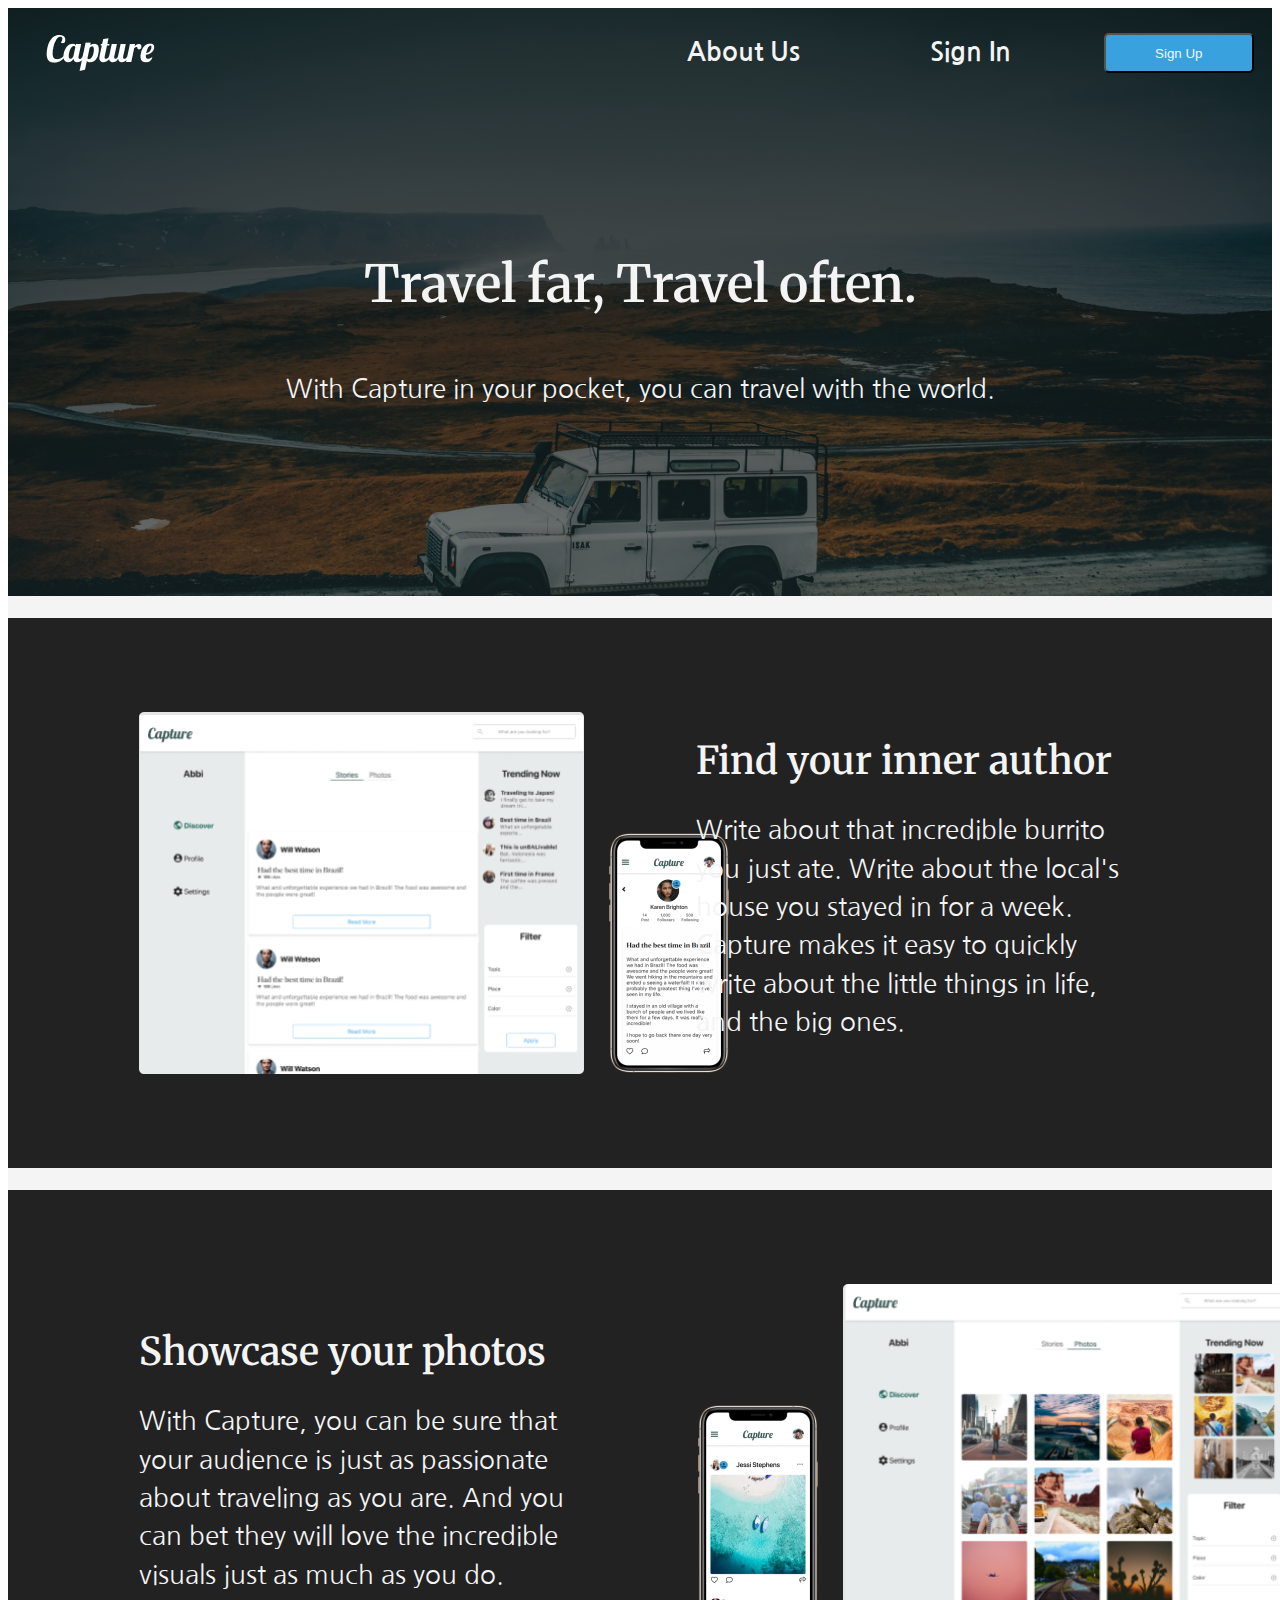
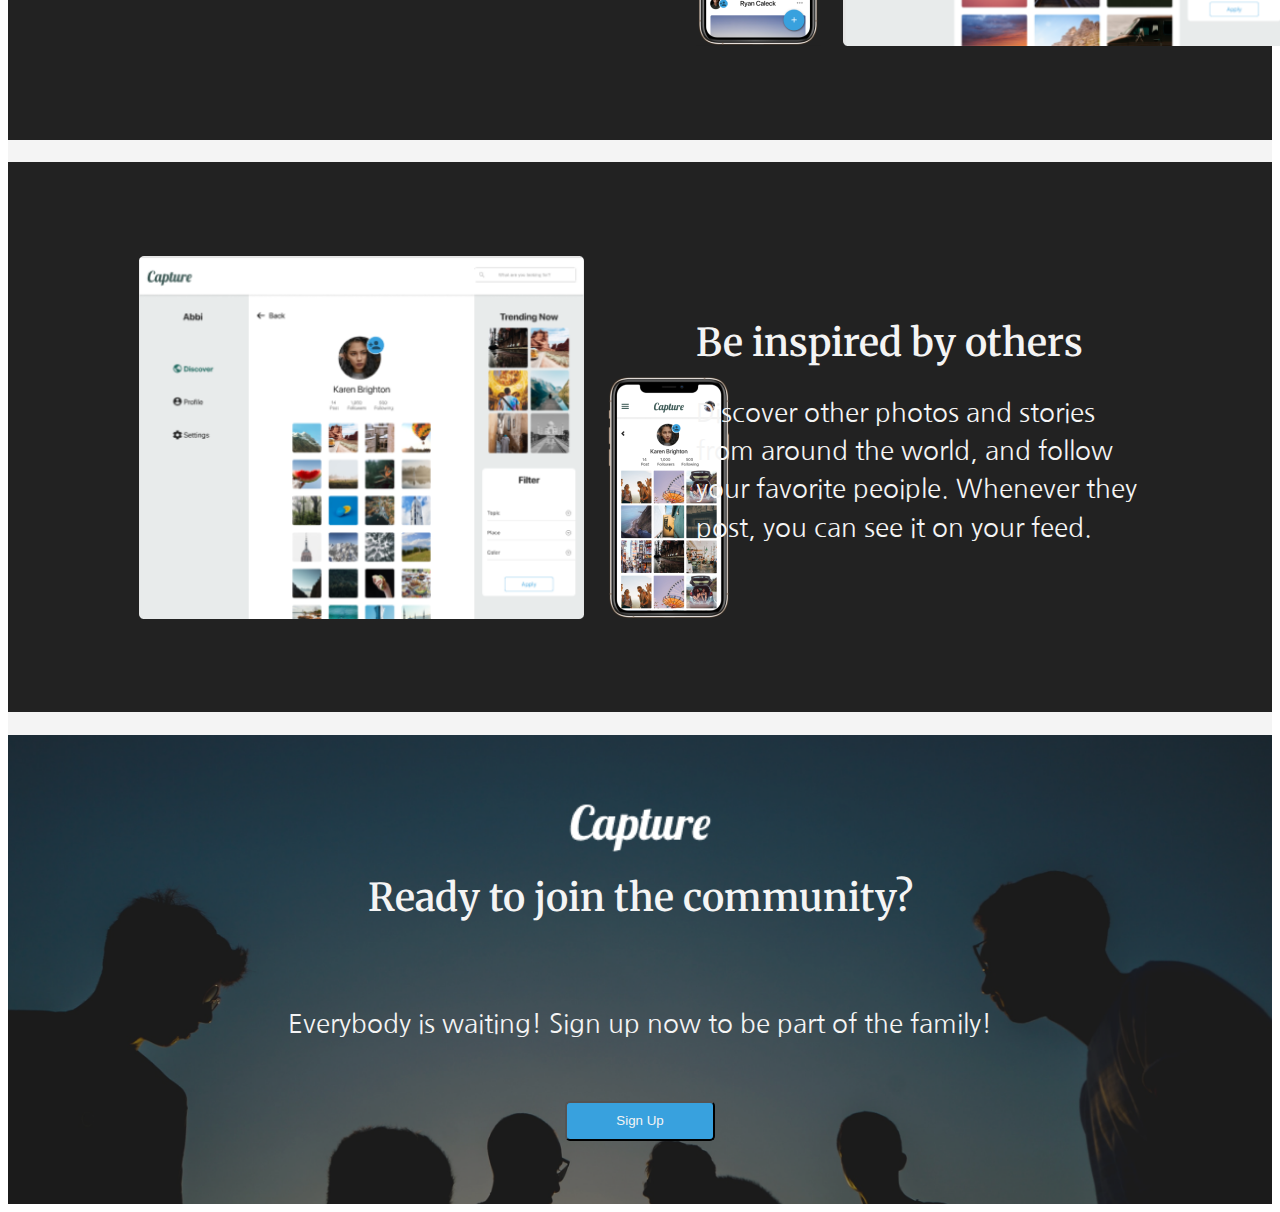
<file: index.html>
<!doctype html>

<html lang="en">
<head>
  <meta charset="utf-8">

  <title>FT Expact Journal 1 Marketing Page</title>

<link href="https://fonts.googleapis.com/css?family=Merriweather|Nanum+Gothic|Open+Sans&display=swap" rel="stylesheet">
  <link href="css/index.css" rel="stylesheet">
  <meta name="viewport" content="width=device-width, initial-scale=1.0">
  <!--[if lt IE 9]>
    <script src="https://cdnjs.cloudflare.com/ajax/libs/html5shiv/3.7.3/html5shiv.js"></script>
  <![endif]-->
</head>
<body>
    <div class="bigContainer">
        <header class="homeHeader">
        <div class="navDiv">
            <a href="index.html">
                <img src="images/Capture.png" alt="logo in a scripty text that says Capture">
            </a>
            <div class="navDivTwo">
                <nav>
                    <a href="aboutus.html">About Us</a>
                    <a href="https://determined-tereshkova-6e16b8.netlify.com/login">Sign In</a>
                </nav>
                <a href="https://determined-tereshkova-6e16b8.netlify.com/ "><button class="theButton">Sign Up</button></a>
            </div><!--closes navDiv2-->
        </div><!--Closes navDiv-->
        <div class="headerContent">
            <h1>Travel far, Travel often.</h1>
            <p>With Capture in your pocket, you can travel with the world.</p>
        </div>
        </header><!--Closes Header-->
        <div class="separatingDivs">
            <!--this is an empty div-->
        </div>
        <section class="sectionOne contentRight sections">
            <div class="imagesDiv">
                <img src="images/sectionOneFirstImg.png" alt="screenshot of Capture app's Stories section for Desktop">
                <img class="secondImg" src="images/sectionOneSecondImg.png" alt="screenshot of Capture app's Stories section for mobile">
            </div>
            <div class="contentDiv">
                <h2>Find your inner author</h2>
                <p>Write about that incredible burrito you just ate. Write about the local's house you stayed in for a week. Capture makes it easy to quickly write about the little things in life, and the big ones.</p>
            </div>
        </section><!--Closes sectionOne-->
        <div class="separatingDivs">
            <!--this is an empty div-->
        </div>
        <section class="sectionTwo contentLeft sections">
            <div class="contentDiv">
                <h2>Showcase your photos</h2>
                <p>With Capture, you can be sure that your audience is just as passionate about traveling as you are. And you can bet they will love the incredible visuals just as much as you do.</p>
            </div>
            
            <div class="imagesDiv" id="imagesRight">
                <img id="phoneimg" src="images/sectionTwo phone image.png" alt="screenshot of Capture App photos for mobile">
                <img id="computerimg" class="secondImg" src="images/sectionTwoSecondImg.png" alt="screenshot of Capture App Photo section for desktop">
            </div>
        </section><!--Closes sectionTwo-->
        <div class="separatingDivs">
            <!--this is an empty div-->
        </div>
        <section class="sectionThree contentRight sections">
            <div class="imagesDiv">
                <img src="images/sectionThreeFirstImg.png" alt="screenshot of Capture App Discover section for Desktop">
                <img class="secondImg" src="images/sectionThreeSecondImg.png" alt="screenshot of Capture App Discover section for mobile">
            </div>
            <div class="contentDiv">
                <h2>Be inspired by others</h2>
                <p>Discover other photos and stories from around the world, and follow your favorite peoiple. Whenever they post, you can see it on your feed.</p>
            </div>
        </section><!--closes sectionThree-->
        <div class="separatingDivs">
            <!--this is an empty div-->
        </div>

        <footer>
            <div class="footerStylingDiv">
                <img src="images/Capture.png" alt="logo in a scripty text that says Capture">
                <h2>Ready to join the community?</h2>
                <p>Everybody is waiting! Sign up now to be part of the family!</p>
                <a href="https://determined-tereshkova-6e16b8.netlify.com/ "><button class="theButton">Sign Up</button></a>
            </div><!--closes footerStylingDiv-->
        </footer>
    </div> <!--this closes the body container-->
</body>
</file>
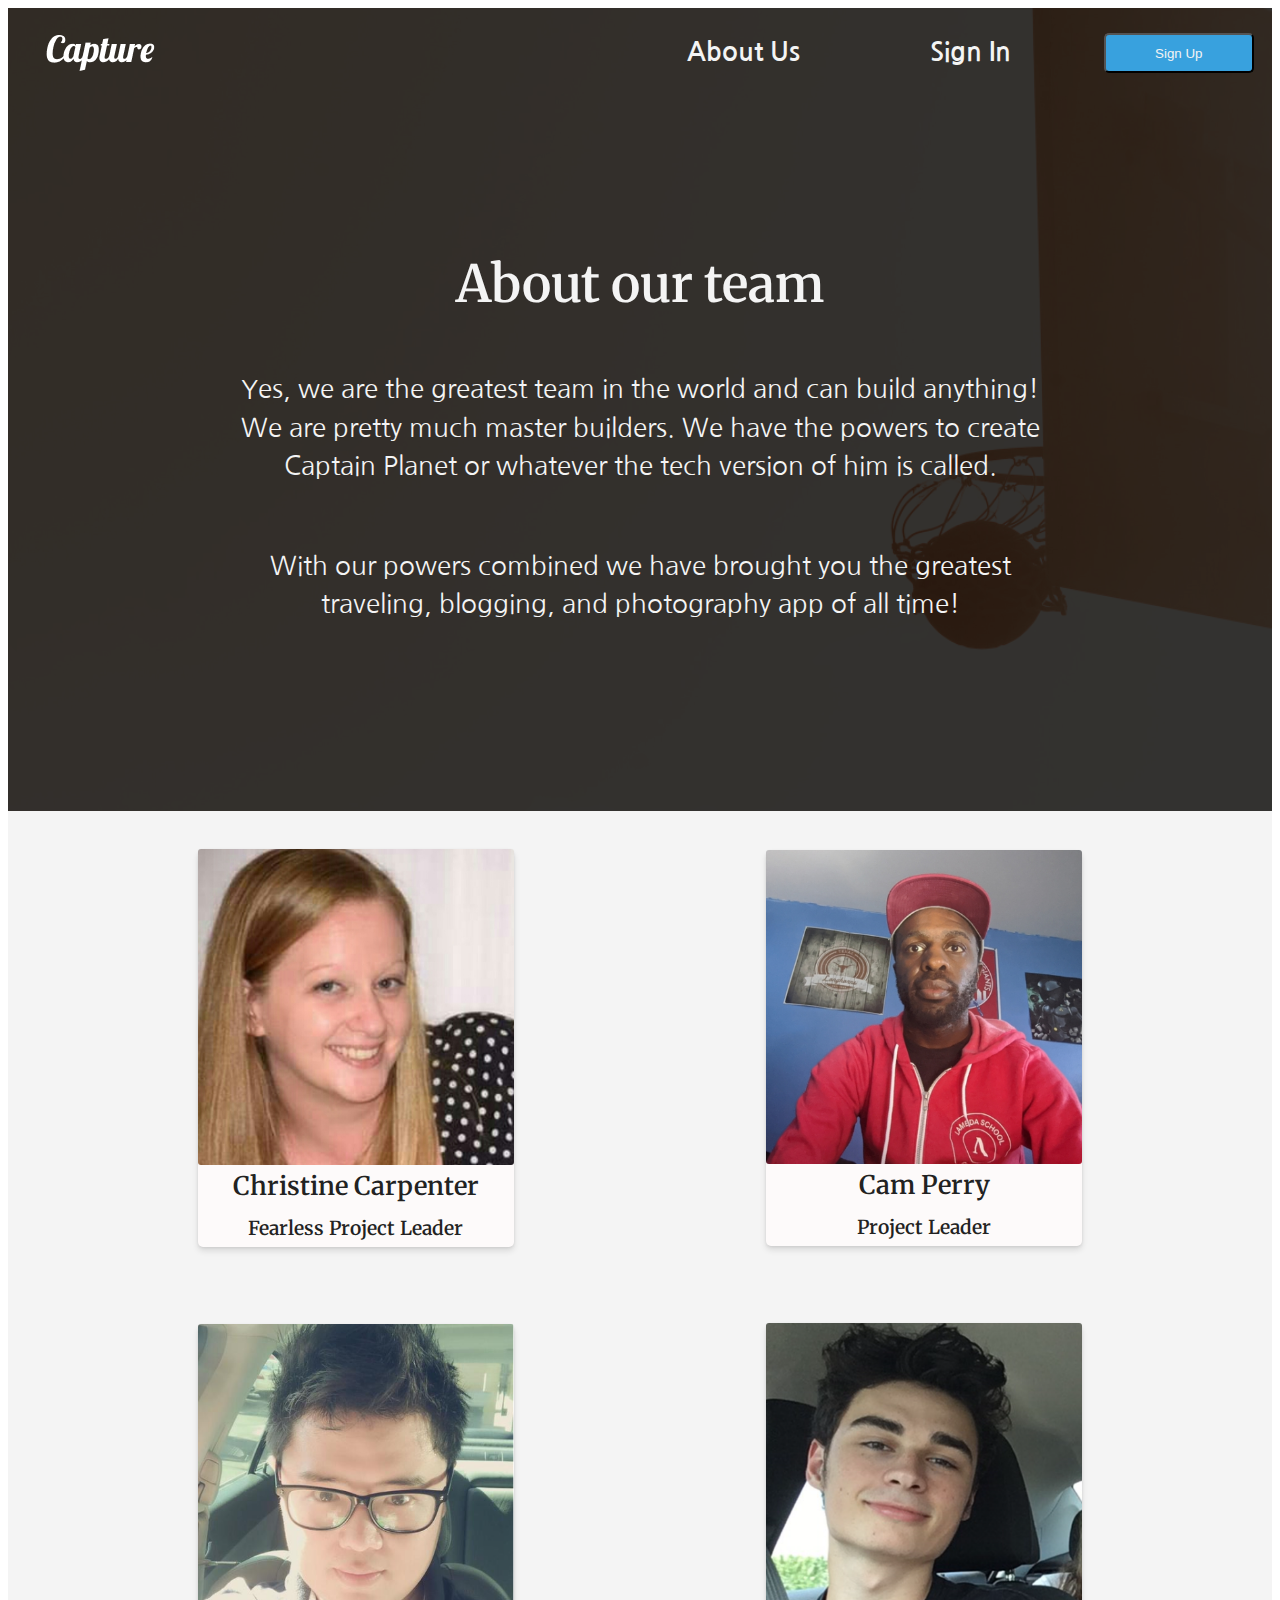
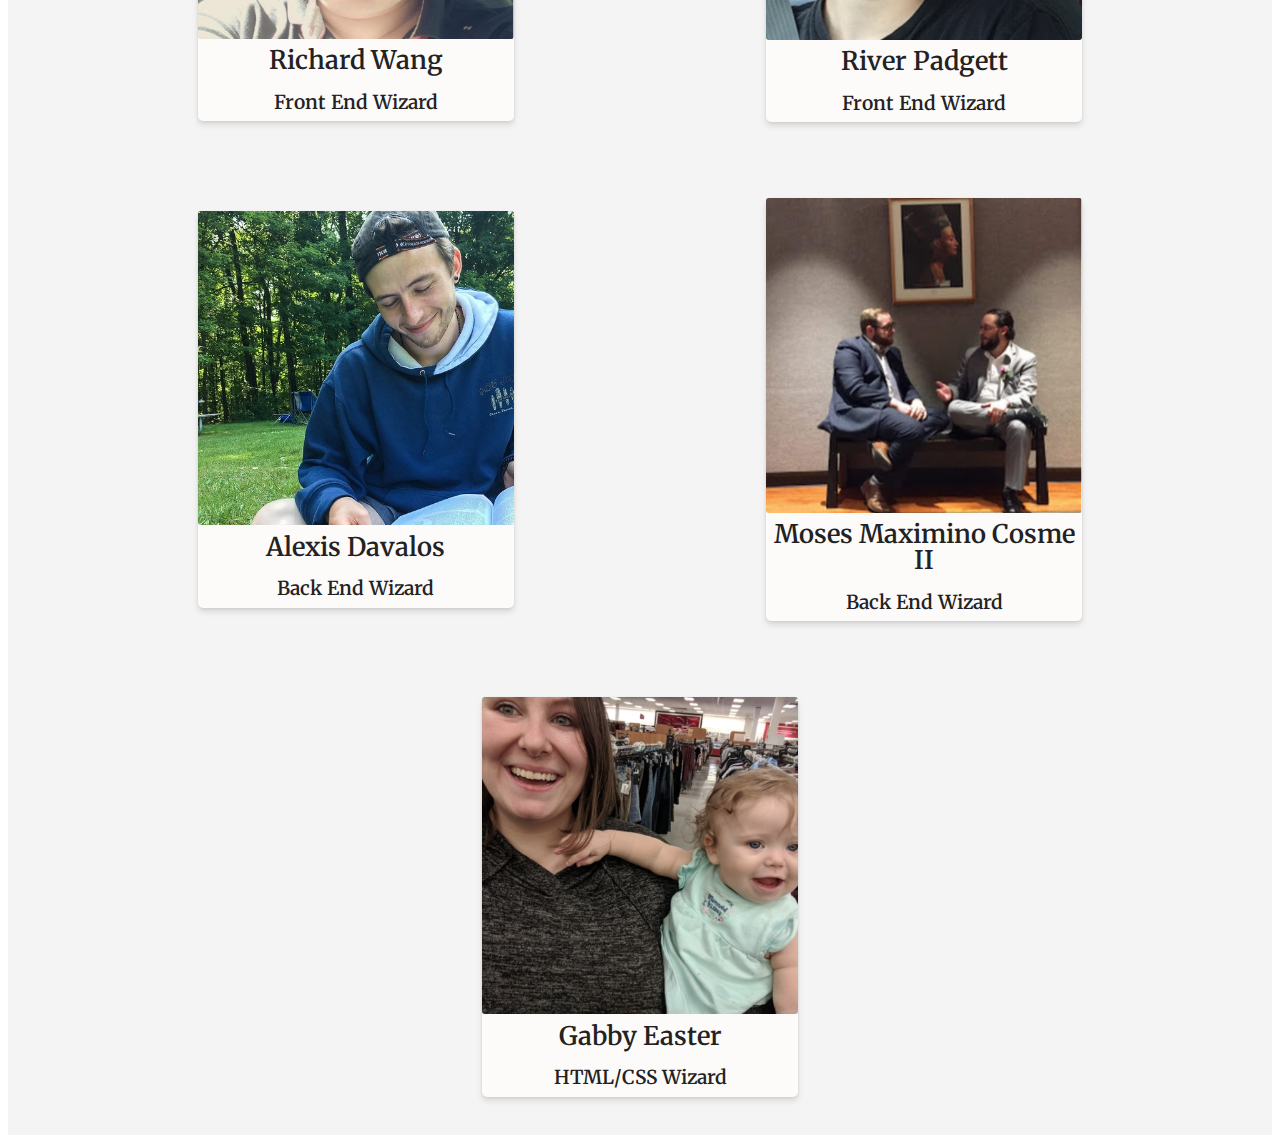
<file: aboutus.html>
<!doctype html>

<html lang="en">
<head>
  <meta charset="utf-8">

  <title>FT Expact Journal 1 Marketing Page</title>

<link href="https://fonts.googleapis.com/css?family=Merriweather|Nanum+Gothic|Open+Sans&display=swap" rel="stylesheet">
  <link href="css/index.css" rel="stylesheet">
  <meta name="viewport" content="width=device-width, initial-scale=1.0">
  <!--[if lt IE 9]>
    <script src="https://cdnjs.cloudflare.com/ajax/libs/html5shiv/3.7.3/html5shiv.js"></script>
  <![endif]-->
</head>
<body>
    <div class="bigContainer">
        <header class="homeHeader aboutUs">
        <div class="navDiv">
            <a href="index.html">
                <img src="images/Capture.png" alt="logo in a scripty text that says Capture">
            </a>
            <div class="navDivTwo">
                <nav>
                    <a href="aboutus.html">About Us</a>
                    <a href="https://determined-tereshkova-6e16b8.netlify.com/login">Sign In</a>
                </nav>
                <a href="https://determined-tereshkova-6e16b8.netlify.com/ "><button class="theButton">Sign Up</button></a>
            </div><!--closes navDiv2-->
        </div><!--Closes navDiv-->
        <div class="headerContent">
            <h1>About our team</h1>
            <p>Yes, we are the greatest team in the world and can build anything! We are pretty much master builders. We have the powers to create Captain Planet or whatever the tech version of him is called.</p>
            <p>With our powers combined we have brought you the greatest traveling, blogging, and photography app of all time!</p>
        </div>
        </header><!--Closes Header-->
        <section class="infoBoxes">
            <div class="teamBox">
                <img src="images/Christine Carpenter.PNG" alt="a picture of Christine Carpenter, Project Manager">
                <h4>Christine Carpenter</h4>
                <h5>Fearless Project Leader</h5>
            </div>
            <div class="teamBox">
                <img src="images/Cam Perry.PNG" alt="a picture of Cam Perry, Project Manager">
                <h4>Cam Perry</h4>
                <h5>Project Leader</h5>
            </div>
            <div class="teamBox">
                <img src="images/Richard Wang.PNG" alt="a picture of Richard Wang, Front End Wizard">
                <h4>Richard Wang</h4>
                <h5>Front End Wizard</h5>
            </div>
            <div class="teamBox">
                <img src="images/River Padgett.PNG" alt="a picture of River Padgett, Front End Wizard">
                <h4>River Padgett</h4>
                <h5>Front End Wizard</h5>
            </div>
            <div class="teamBox">
                <img src="images/Alexis Davalos.PNG" alt="a picture of Alexis Davalos, Back End Wizard">
                <h4>Alexis Davalos</h4>
                <h5>Back End Wizard</h5>
            </div>
            <div class="teamBox">
                <img src="images/Moses Maximino Cosme II.PNG" alt="a picture of Moses Maximino Cosme II, Back End Wizard">
                <h4>Moses Maximino Cosme II</h4>
                <h5>Back End Wizard</h5>
            </div>
            <div class="teamBox">
                <img src="images/gabby easter.PNG" alt="a picture of Gabby Easter, HTML/CSS Witch">
                <h4>Gabby Easter</h4>
                <h5>HTML/CSS Wizard</h5>
            </div>
        </section>
    </div> <!--this closes the body container-->
</body>
</file>
<file: css/index.css>
/* http://meyerweb.com/eric/tools/css/reset/ 
   v2.0 | 20110126
   License: none (public domain)
*/
html,
body,
div,
span,
applet,
object,
iframe,
h1,
h2,
h3,
h4,
h5,
h6,
p,
blockquote,
pre,
a,
abbr,
acronym,
address,
big,
cite,
code,
del,
dfn,
em,
img,
ins,
kbd,
q,
s,
samp,
small,
strike,
strong,
sub,
sup,
tt,
var,
b,
u,
i,
center,
dl,
dt,
dd,
ol,
ul,
li,
fieldset,
form,
label,
legend,
table,
caption,
tbody,
tfoot,
thead,
tr,
th,
td,
article,
aside,
canvas,
details,
embed,
figure,
figcaption,
footer,
header,
hgroup,
menu,
nav,
output,
ruby,
section,
summary,
time,
mark,
audio,
video {
  font-size: 100%;
  font: inherit;
  vertical-align: middle;
}
/* HTML5 display-role reset for older browsers */
article,
aside,
details,
figcaption,
figure,
footer,
header,
hgroup,
menu,
section {
  display: block;
}
body {
  line-height: 1;
}
ol,
ul {
  list-style: none;
}
blockquote,
q {
  quotes: none;
}
blockquote:before,
blockquote:after,
q:before,
q:after {
  content: '';
  content: none;
}
table {
  border-collapse: collapse;
  border-spacing: 0;
}
* {
  box-sizing: border-box;
  max-width: 100%;
}
html {
  font-size: 62.5%;
  font-weight: 600;
}
html,
body {
  font-family: 'Nanum Gothic', sans-serif;
}
h1,
h2,
h3,
h4,
h5 {
  font-family: 'Merriweather', serif;
  color: #F4F4F4;
}
h1 {
  font-size: 4vw;
}
h2 {
  font-size: 3vw;
}
@media (max-width: 500px) {
  h2 {
    font-size: 5vw;
    text-align: center;
  }
}
h4 {
  font-size: 2vw;
}
h5 {
  font-size: 1.5vw;
}
a {
  font-family: 'Nanum Gothic', sans-serif;
  color: #F4F4F4;
  font-size: 2vw;
}
p {
  font-family: 'Nanum Gothic', sans-serif;
  color: #F4F4F4;
  line-height: 1.5;
  font-size: 2vw;
  font-weight: 100;
  padding-bottom: 10px;
}
@media (max-width: 500px) {
  p {
    padding-bottom: 0;
    font-size: 3vw;
  }
}
img {
  max-width: 100%;
  height: auto;
}
.bigContainer {
  width: 100%;
  margin: 0 auto;
}
header {
  background: rgba(0, 0, 0, 0.5);
  background-image: url(../images/headerBGImg.png);
  background-blend-mode: multiply;
  background-repeat: no-repeat;
  background-size: 100%;
  height: 835px;
  padding: 2% 0 0;
  margin: 0;
}
@media (max-width: 500px), (max-width: 800px), (max-width: 1000px), (max-width: 1440px), (max-width: 1680px) {
  header {
    height: auto;
  }
}
header .navDiv {
  display: flex;
  flex-direction: row;
  justify-content: space-between;
  align-items: center;
}
@media (max-width: 500px), (max-width: 800px) {
  header .navDiv {
    display: flex;
    flex-direction: column;
    justify-content: center;
    align-items: center;
  }
}
@media (max-width: 800px) {
  header .navDiv {
    padding: 0;
    margin: 3% 0;
  }
}
@media (max-width: 500px) {
  header .navDiv {
    padding: 0;
    margin: 0;
  }
}
header .navDiv a {
  padding: 0;
  margin: 0 3%;
}
@media (max-width: 500px) {
  header .navDiv a {
    padding: 0;
    margin: 3% 0 2% 0;
  }
}
header .navDiv .navDivTwo {
  display: flex;
  flex-direction: row;
  justify-content: flex-end;
  align-items: center;
  width: 60%;
}
@media (max-width: 800px) {
  header .navDiv .navDivTwo {
    display: flex;
    flex-direction: column;
    justify-content: center;
    align-items: center;
  }
}
@media (max-width: 1000px) {
  header .navDiv .navDivTwo {
    width: 90%;
  }
}
header .navDiv .navDivTwo button {
  padding: 0;
  margin: 0 3%;
}
@media (max-width: 800px), (max-width: 500px) {
  header .navDiv .navDivTwo button {
    display: none;
  }
}
header .navDiv .navDivTwo nav {
  width: 60%;
  display: flex;
  flex-direction: row;
  justify-content: space-around;
  align-items: center;
}
@media (max-width: 500px), (max-width: 800px) {
  header .navDiv .navDivTwo nav {
    display: flex;
    flex-direction: row;
    justify-content: space-between;
    align-items: center;
  }
}
header .navDiv .navDivTwo nav a {
  white-space: nowrap;
  padding: 0 10%;
  margin: 0;
  text-decoration: none;
}
@media (max-width: 1000px) {
  header .navDiv .navDivTwo nav a {
    font-size: 2vw;
  }
}
@media (max-width: 800px) {
  header .navDiv .navDivTwo nav a {
    font-size: 2vw;
    text-align: center;
    padding: 0;
    margin: 3% 0;
  }
}
header .headerContent {
  display: flex;
  flex-direction: column;
  justify-content: center;
  align-items: center;
  padding: 3% 0 0 0;
  margin: 0;
}
@media (max-width: 1440px), (max-width: 1680px) {
  header .headerContent {
    padding: 12% 0;
    margin: 0;
  }
}
@media (max-width: 500px), (max-width: 800px) {
  header .headerContent {
    padding: 0 0 7% 0;
    margin: 0;
  }
}
@media (max-width: 500px) {
  header .headerContent p {
    display: none;
  }
}
header.aboutUs {
  background: linear-gradient(0deg, rgba(0, 0, 0, 0.8), rgba(0, 0, 0, 0.8));
  background-image: url(../images/aboutUsHeaderImg.png);
  background-repeat: no-repeat;
  background-size: cover;
}
@media (max-width: 800px) {
  header.aboutUs .navDivTwo {
    display: none;
  }
}
header.aboutUs p {
  max-width: 65%;
  font-size: 2vw;
  text-align: center;
}
@media (max-width: 800px), (max-width: 1000px) {
  header.aboutUs p {
    max-width: 75%;
  }
}
@media (max-width: 500px), (max-width: 800px), (max-width: 1000px) {
  header.aboutUs {
    background: linear-gradient(0deg, rgba(0, 0, 0, 0.8), rgba(0, 0, 0, 0.8));
    background-image: url(../images/longAboutUsImg.png);
    background-repeat: no-repeat;
    background-size: 100%;
  }
}
footer {
  background: linear-gradient(0deg, rgba(34, 34, 34, 0.5), rgba(34, 34, 34, 0.5));
  background-image: url(../images/footerImg.png);
  background-repeat: no-repeat;
  background-size: 100%;
  padding: 1% 0 0;
  margin: 0;
}
@media (max-width: 500px) {
  footer {
    background-size: auto;
  }
}
footer img {
  transform: scale(1.3);
}
@media (max-width: 500px) {
  footer img {
    transform: none;
  }
}
footer p {
  padding: 5%;
  margin: 0;
  text-align: center;
}
footer .footerStylingDiv {
  display: flex;
  flex-direction: column;
  justify-content: center;
  align-items: center;
  padding: 5%;
  margin: 0;
}
.theButton {
  border-radius: 5px;
  background: #38A1DE;
  color: #F4F4F4;
  height: 44px;
  width: 448px;
}
.theButton:hover {
  background: #F4F4F4;
  color: #38A1DE;
}
@media (max-width: 1440px), (max-width: 1000px), (max-width: 800px) {
  .theButton {
    height: 40px;
    width: 150px;
  }
}
.separatingDivs {
  height: 2.5vh;
  background-color: #F4F4F4;
}
.sections {
  height: 55vh;
  padding: 3% 6%;
  margin: 0;
  background-color: #222222;
  display: flex;
  flex-direction: row;
  justify-content: space-between;
  align-items: center;
}
@media (max-width: 500px), (max-width: 800px), (max-width: 1000px), (max-width: 1440px), (max-width: 1680px) {
  .sections {
    height: auto;
  }
}
@media (max-width: 1000px) {
  .sections {
    display: flex;
    flex-direction: row;
    justify-content: space-around;
    align-items: center;
  }
}
@media (max-width: 500px), (max-width: 800px) {
  .sections {
    display: flex;
    flex-direction: column;
    justify-content: center;
    align-items: center;
  }
}
.sections .imagesDiv {
  display: flex;
  flex-direction: row;
  justify-content: space-between;
  align-items: baseline;
  padding: 0 2%;
  margin: 2%;
  max-width: 55%;
}
.sections .imagesDiv .secondImg {
  padding: 0;
  margin: 0 5%;
}
@media (max-width: 500px), (max-width: 1000px) {
  .sections .imagesDiv .secondImg {
    padding: 0;
    margin: 0;
  }
}
@media (max-width: 800px) {
  .sections .imagesDiv .secondImg {
    padding: 0;
    margin: 0 0 0 5%;
  }
}
@media (max-width: 1000px), (max-width: 1440px), (max-width: 1680px) {
  .sections .imagesDiv {
    max-width: 55%;
    padding: 5%;
    margin: 0;
    display: flex;
    flex-direction: row;
    justify-content: space-around;
    align-items: baseline;
  }
}
@media (max-width: 500px), (max-width: 800px) {
  .sections .imagesDiv {
    display: flex;
    flex-direction: row;
    justify-content: space-evenly;
    align-items: center;
    padding: 0;
    margin: 5% 0 0 0;
    max-width: 60%;
  }
}
.sections .contentDiv {
  max-width: 40%;
  text-align: left;
  padding: 0;
  margin: 0 10%;
}
@media (max-width: 1440px) {
  .sections .contentDiv {
    padding: 0;
    margin: 0 5%;
  }
}
@media (max-width: 1000px) {
  .sections .contentDiv {
    padding: 0;
    margin: 0;
    max-width: 25%;
  }
}
@media (max-width: 500px), (max-width: 800px) {
  .sections .contentDiv {
    padding: 0;
    margin: 5% 0;
    max-width: 80%;
  }
  .sections .contentDiv h2 {
    text-align: center;
  }
}
@media (max-width: 500px), (max-width: 800px) {
  .sectionTwo {
    flex-direction: column-reverse;
  }
}
.infoBoxes {
  background-color: #F4F4F4;
  color: #222222;
  display: flex;
  flex-direction: row;
  justify-content: space-evenly;
  align-items: center;
  flex-wrap: wrap;
}
@media (max-width: 500px) {
  .infoBoxes {
    display: flex;
    flex-direction: column;
    justify-content: center;
    align-items: space-evenly;
  }
}
.infoBoxes .teamBox {
  background: #FDFAFA;
  box-shadow: 0px 4px 6px rgba(0, 0, 0, 0.11), 0px 1px 3px rgba(0, 0, 0, 0.08);
  border-radius: 5px;
  width: 25%;
  padding: 0;
  margin: 3% 5%;
  display: flex;
  flex-direction: column;
  justify-content: center;
  align-items: center;
}
.infoBoxes .teamBox:hover {
  transform: scale(1.1);
}
.infoBoxes .teamBox img {
  border-radius: 3px;
}
.infoBoxes .teamBox h4,
.infoBoxes .teamBox h5 {
  color: #222222;
  padding: 0;
  margin: 3% 0;
  text-align: center;
}
@media (max-width: 1000px) {
  .infoBoxes .teamBox {
    width: 25%;
  }
}
@media (max-width: 800px) {
  .infoBoxes .teamBox {
    width: 35%;
  }
}
@media (max-width: 500px) {
  .infoBoxes .teamBox {
    width: 70%;
  }
  .infoBoxes .teamBox h4 {
    font-size: 5vw;
  }
  .infoBoxes .teamBox h5 {
    font-size: 3.5vw;
  }
}
</file>
